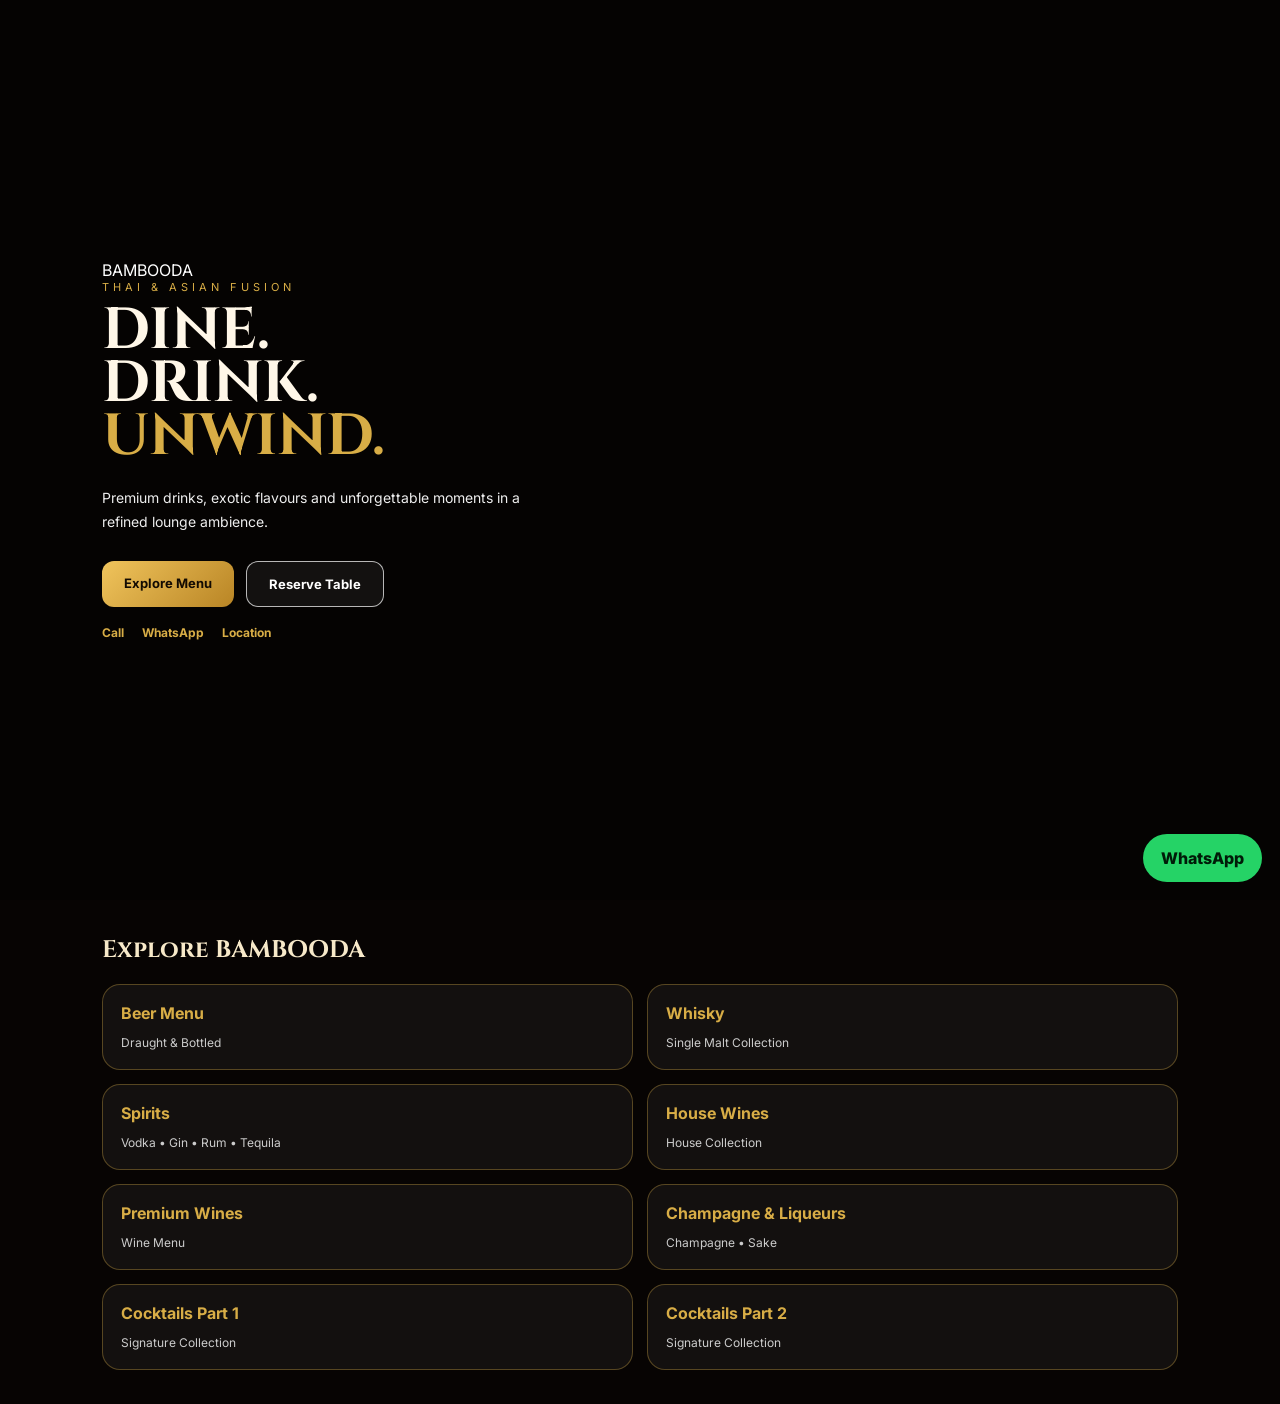
<file: index.html>
<!DOCTYPE html>
<html lang="en">
<head>
  <meta charset="UTF-8" />
  <meta name="viewport" content="width=device-width, initial-scale=1.0" />
  <title>BAMBOODA | Thai & Asian Fusion</title>
  <link rel="stylesheet" href="style.css" />
</head>
<body>
  <main class="hero">
    <div class="shade"></div>
    <section class="content">
      <div class="brand-mini">BAMBOODA</div>
      <p class="tag">THAI & ASIAN FUSION</p>
      <h1>DINE.<br>DRINK.<br><span>UNWIND.</span></h1>
      <p class="desc">Premium drinks, exotic flavours and unforgettable moments in a refined lounge ambience.</p>
      <div class="actions">
        <a class="btn primary" href="#menu">Explore Menu</a>
        <a class="btn secondary" href="https://wa.me/971501234567">Reserve Table</a>
      </div>
      <div class="quick">
        <a href="tel:+971501234567">Call</a>
        <a href="https://wa.me/971501234567">WhatsApp</a>
        <a href="https://maps.google.com/?q=BAMBOODA%20Dubai">Location</a>
      </div>
    </section>
  </main>
  <section class="cards" id="menu">
    <h2>Explore BAMBOODA</h2>
    <div class="grid">
      <a href="beer.html"><b>Beer Menu</b><span>Draught & Bottled</span></a>
<a href="whisky.html"><b>Whisky</b><span>Single Malt Collection</span></a>
<a href="spirit.html"><b>Spirits</b><span>Vodka • Gin • Rum • Tequila</span></a>
<a href="housewine.html"><b>House Wines</b><span>House Collection</span></a>
<a href="premiumwine.html"><b>Premium Wines</b><span>Wine Menu</span></a>
<a href="champagne-liquers.html"><b>Champagne & Liqueurs</b><span>Champagne • Sake</span></a>
<a href="cocktail1.html"><b>Cocktails Part 1</b><span>Signature Collection</span></a>
<a href="cocktail2.html"><b>Cocktails Part 2</b><span>Signature Collection</span></a>
    </div>
  </section>
  <a class="floating-wa" href="https://wa.me/971501234567">WhatsApp</a>
</body>
</html>
</file>
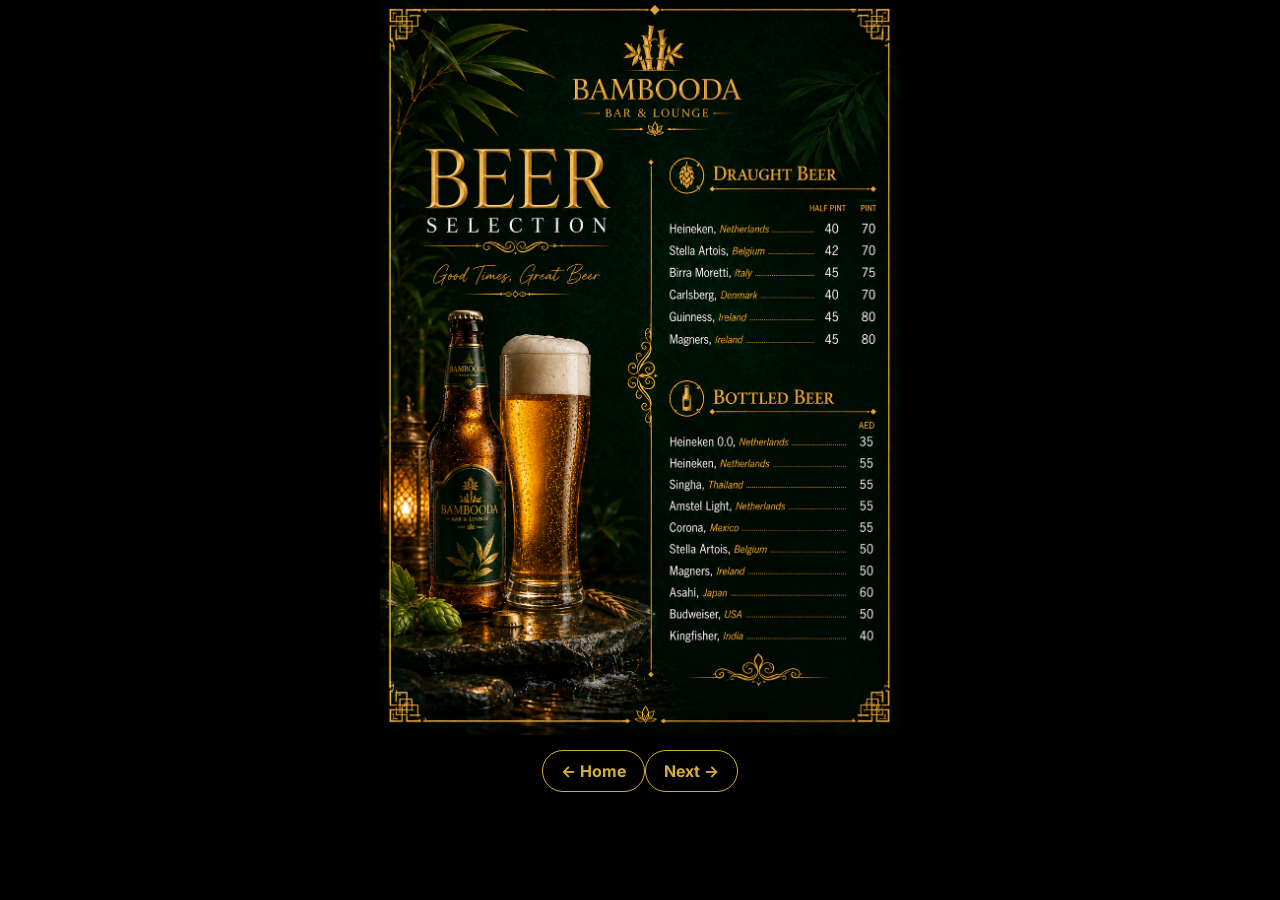
<file: beer.html>
<!DOCTYPE html>
<html lang="en">
<head>
<meta charset="UTF-8">
<meta name="viewport" content="width=device-width, initial-scale=1.0">
<title>Bambooda Beer Menu</title>
<link rel="stylesheet" href="style.css">
</head>

<body>

<div class="menu-page">

<img src="beer.png" class="menu-image" alt="Beer Menu">
<div class="nav">
<a href="index.html">← Home</a>
<a href="whisky.html">Next →</a>
</div>

</div>

</body>
</html>
</file>
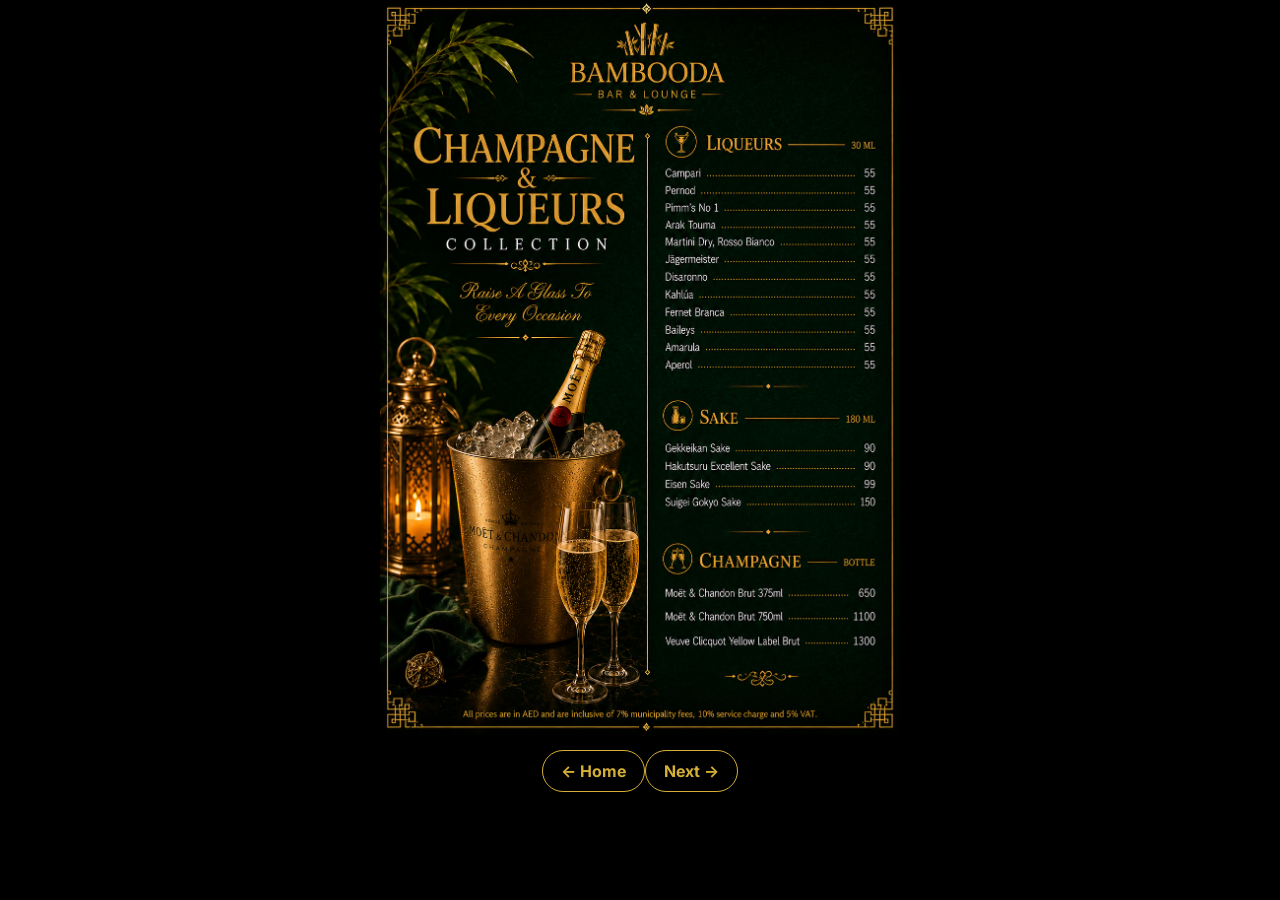
<file: champagne-liquers.html>
<!DOCTYPE html>
<html lang="en">
<head>
<meta charset="UTF-8">
<meta name="viewport" content="width=device-width, initial-scale=1.0">
<title>Bambooda Champagne&liquers Menu</title>
<link rel="stylesheet" href="style.css">
</head>

<body>

<div class="menu-page">

<img src="champagne-liquers.png" class="menu-image" alt="Champagne&liquers Menu">
<div class="nav">
<a href="index.html">← Home</a>
<a href="cocktail1.html">Next →</a>
</div>

</div>

</body>
</html>
</file>
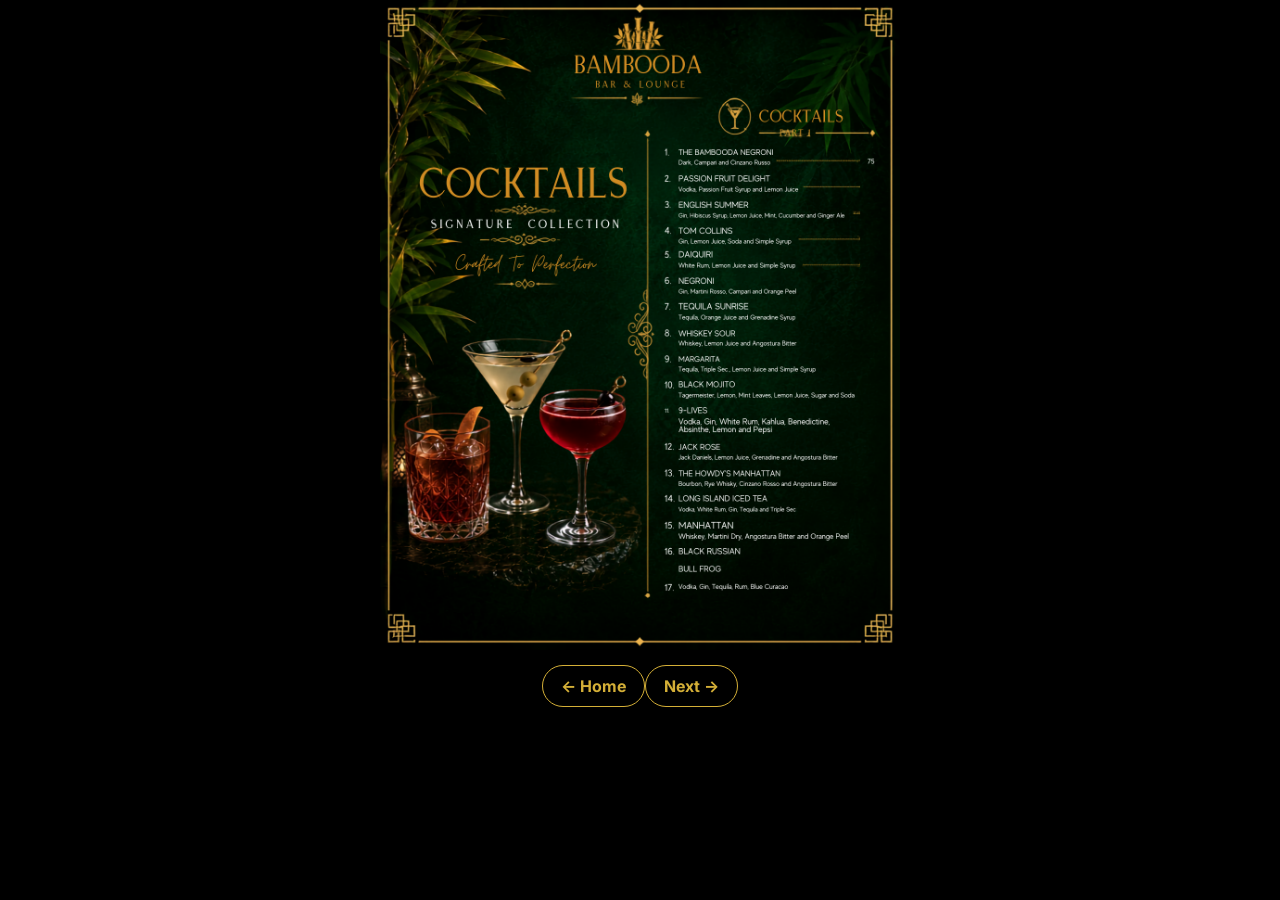
<file: cocktail1.html>
<!DOCTYPE html>
<html lang="en">
<head>
<meta charset="UTF-8">
<meta name="viewport" content="width=device-width, initial-scale=1.0">
<title>Bambooda Coctail1 Menu 1</title>
<link rel="stylesheet" href="style.css">
</head>

<body>

<div class="menu-page">

<img src="cocktail1.png" class="menu-image" alt="Cocktail1 Menu">
<div class="nav">
<a href="index.html">← Home</a>
<a href="cocktail2.html">Next →</a>
</div>

</div>

</body>
</html>
</file>
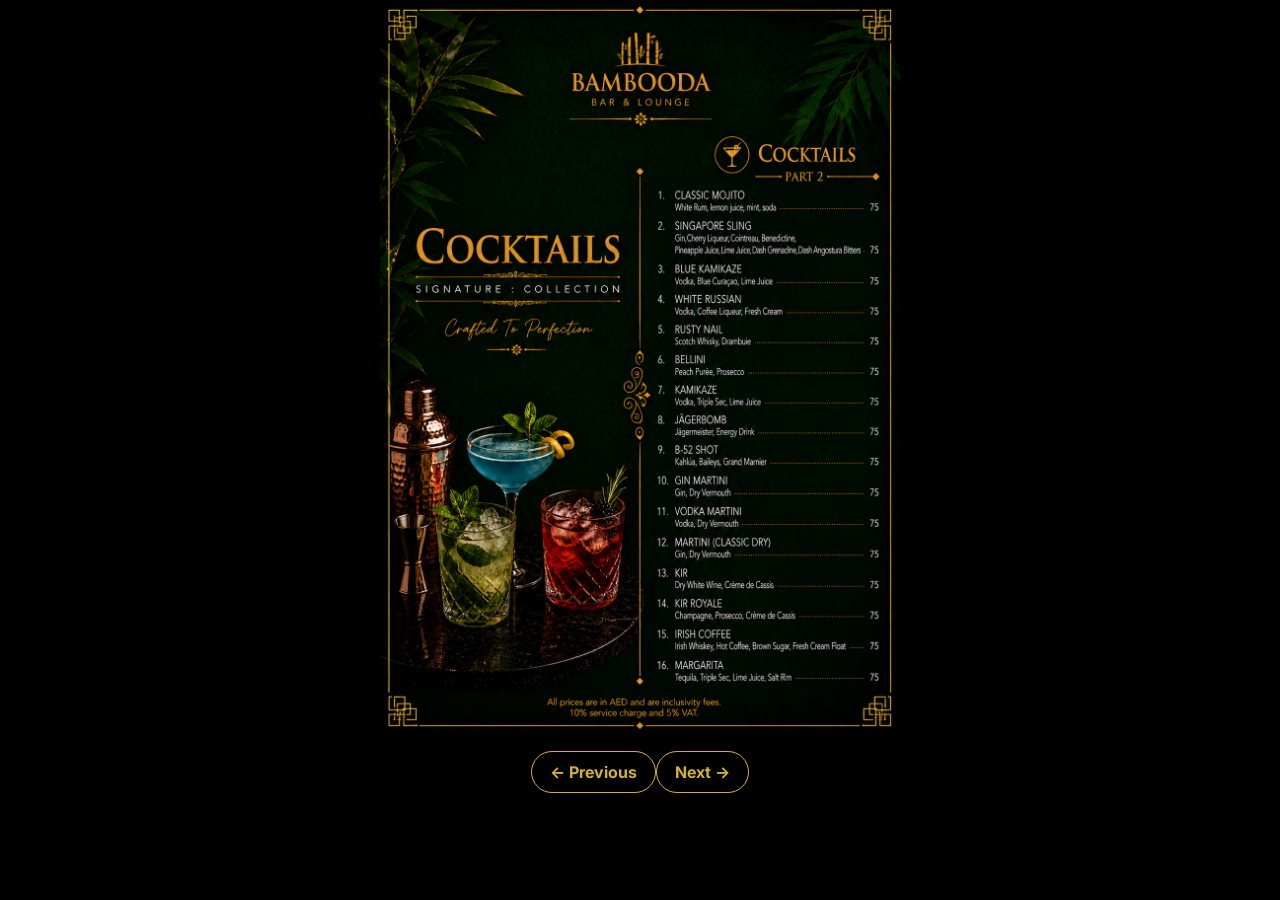
<file: cocktail2.html>
<!DOCTYPE html>
<html lang="en">
<head>
<meta charset="UTF-8">
<meta name="viewport" content="width=device-width, initial-scale=1.0">
<title>Bambooda Cocktail2 Menu</title>
<link rel="stylesheet" href="style.css">
</head>

<body>

<div class="menu-page">

<img src="cocktail2.png" class="menu-image" alt="cocktail Menu 2">
<div class="nav">
<a href="cocktail1.html">← Previous</a>
<a href="spirit.html">Next →</a>
</div>

</div>

</body>
</html>
</file>
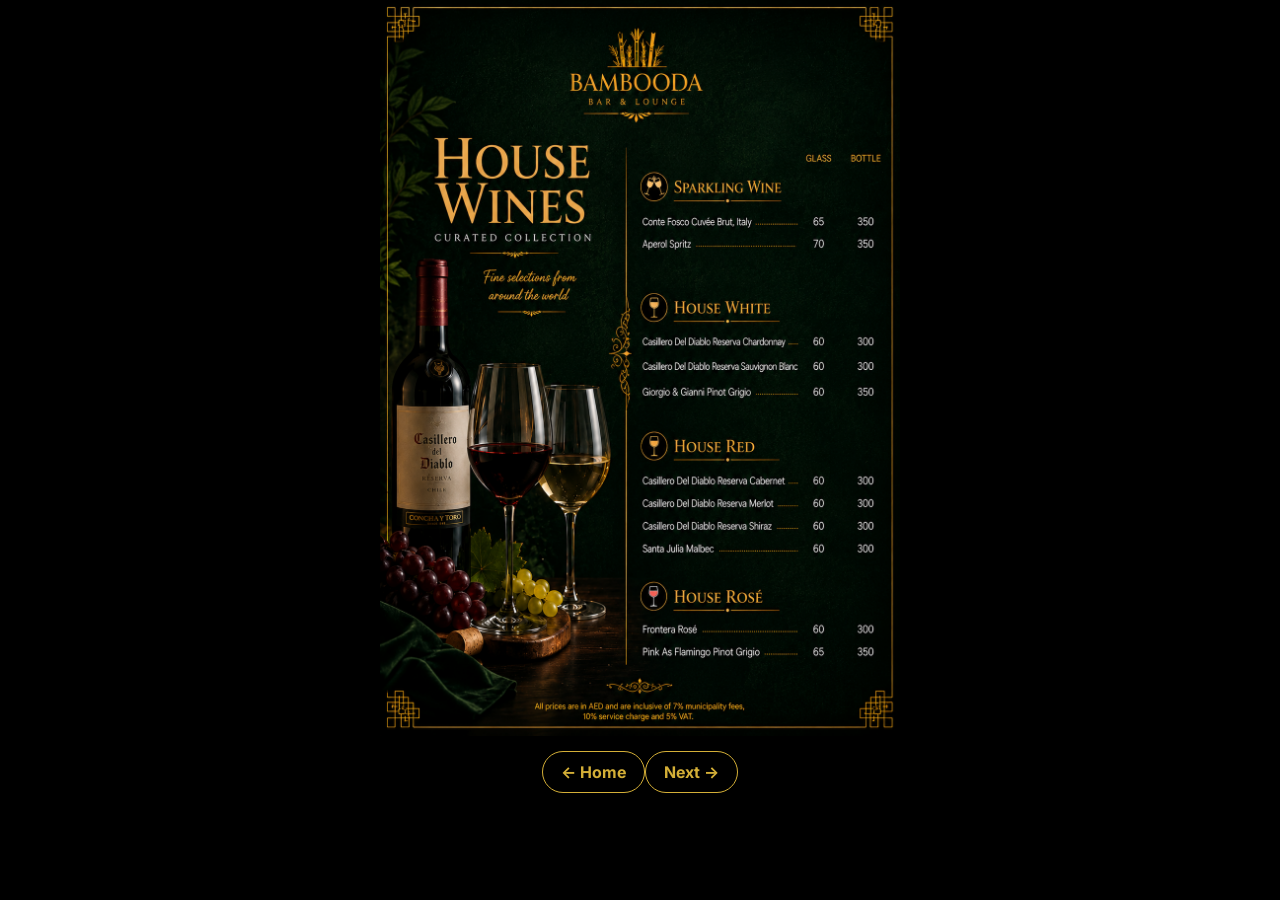
<file: housewine.html>
<!DOCTYPE html>
<html lang="en">
<head>
<meta charset="UTF-8">
<meta name="viewport" content="width=device-width, initial-scale=1.0">
<title>Bambooda House wines Menu</title>
<link rel="stylesheet" href="style.css">
</head>

<body>

<div class="menu-page">

<img src="housewine.png" class="menu-image" alt="House wines Menu">
<div class="nav">
<a href="index.html">← Home</a>
<a href="./premiumwine.html">Next →</a>
</div>

</div>

</body>
</html>
</file>
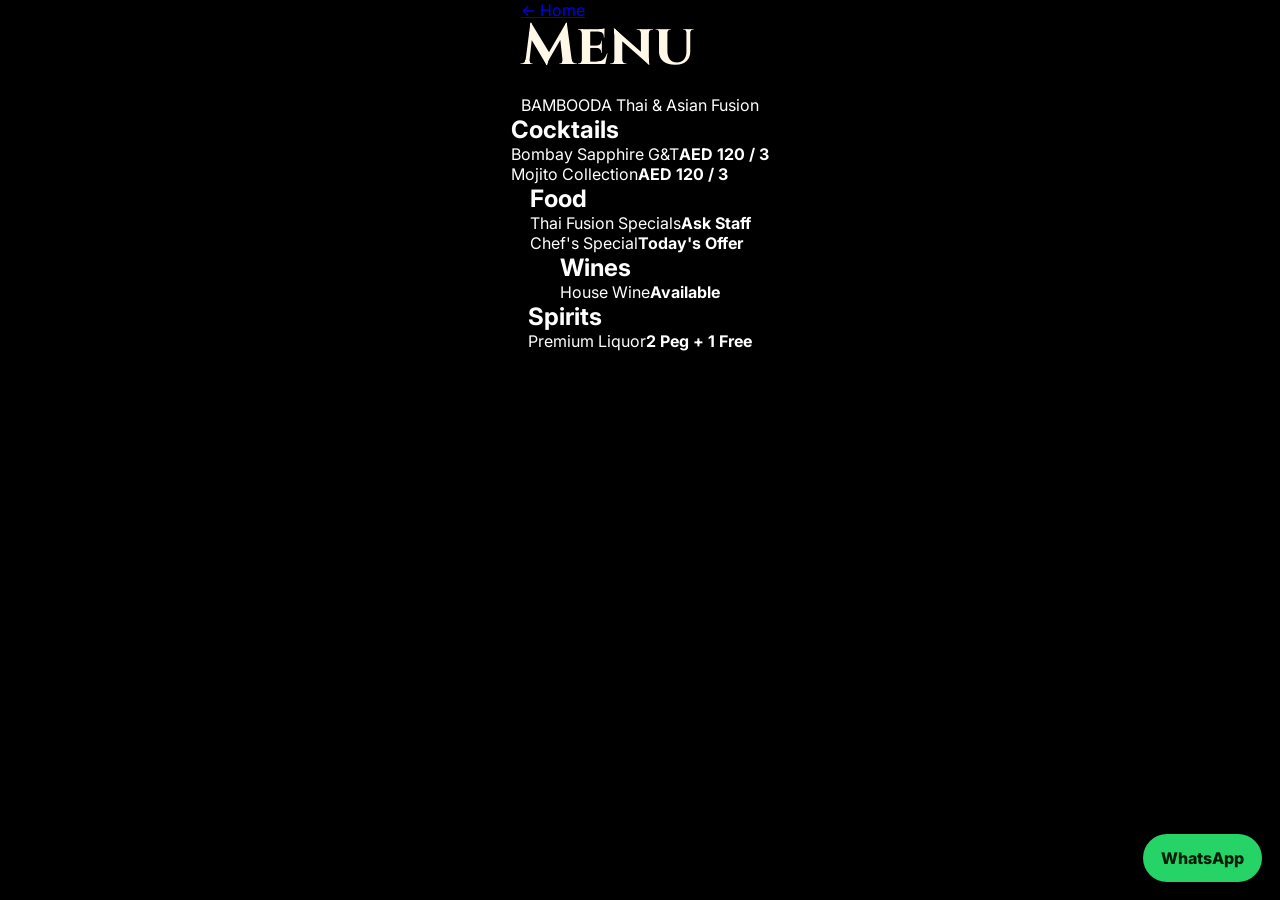
<file: menu.html>
<!DOCTYPE html><html lang="en"><head><meta charset="UTF-8"><meta name="viewport" content="width=device-width, initial-scale=1.0"><title>BAMBOODA Menu</title><link rel="stylesheet" href="style.css"></head><body class="menu-page"><header class="menu-head"><a href="index.html">← Home</a><h1>Menu</h1><p>BAMBOODA Thai & Asian Fusion</p></header><section class="menu-list" id="cocktails"><h2>Cocktails</h2><div class="item"><span>Bombay Sapphire G&T</span><b>AED 120 / 3</b></div><div class="item"><span>Mojito Collection</span><b>AED 120 / 3</b></div></section><section class="menu-list" id="food"><h2>Food</h2><div class="item"><span>Thai Fusion Specials</span><b>Ask Staff</b></div><div class="item"><span>Chef's Special</span><b>Today's Offer</b></div></section><section class="menu-list" id="wines"><h2>Wines</h2><div class="item"><span>House Wine</span><b>Available</b></div></section><section class="menu-list" id="spirits"><h2>Spirits</h2><div class="item"><span>Premium Liquor</span><b>2 Peg + 1 Free</b></div></section><a class="floating-wa" href="https://wa.me/971501234567">WhatsApp</a></body></html>
</file>
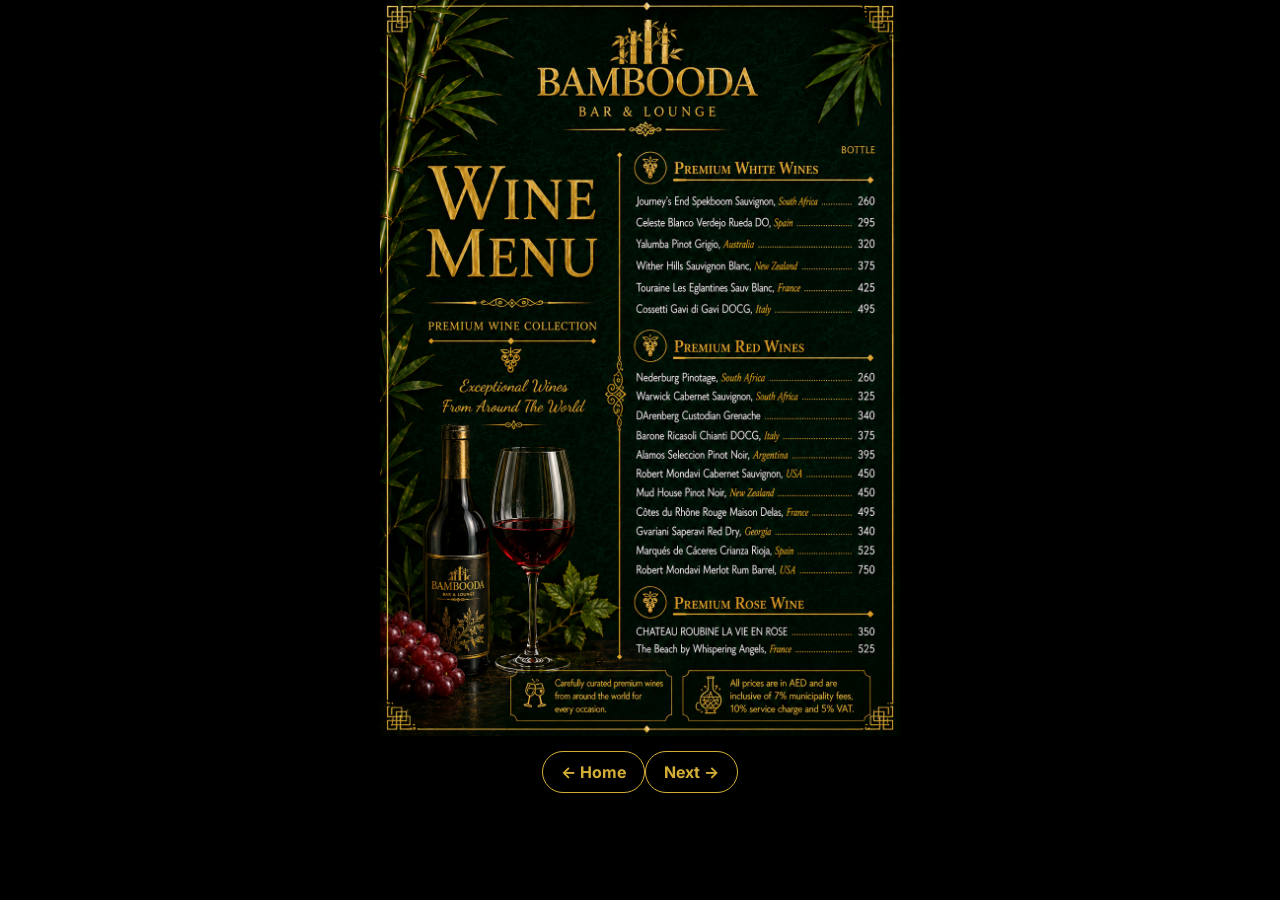
<file: premiumwine.html>
<!DOCTYPE html>
<html lang="en">
<head>
<meta charset="UTF-8">
<meta name="viewport" content="width=device-width, initial-scale=1.0">
<title>Bambooda Premium wines Menu</title>
<link rel="stylesheet" href="style.css">
</head>

<body>

<div class="menu-page">

<img src="premiumwine.png" class="menu-image" alt="Premium wines Menu">
<div class="nav">
<a href="index.html">← Home</a>
<a href="champagne-liquers.html">Next →</a>
</div>

</div>

</body>
</html>
</file>
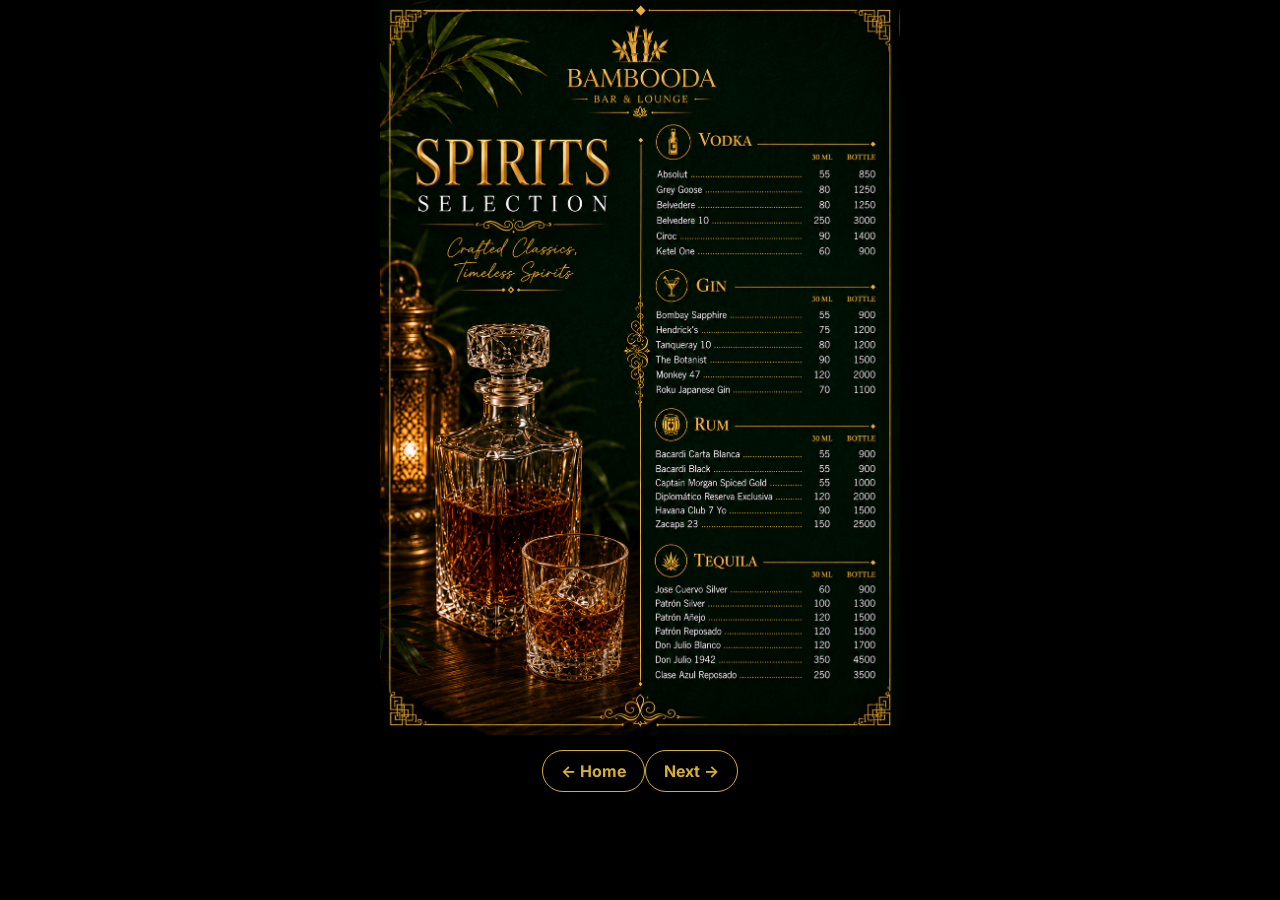
<file: spirit.html>
<!DOCTYPE html>
<html lang="en">
<head>
<meta charset="UTF-8">
<meta name="viewport" content="width=device-width, initial-scale=1.0">
<title>Bambooda Spirit Menu</title>
<link rel="stylesheet" href="style.css">
</head>

<body>

<div class="menu-page">

<img src="spirit.png" class="menu-image" alt="Spirit Menu">
<div class="nav">
<a href="index.html">← Home</a>
<a href="housewine.html">Next →</a>
</div>

</div>

</body>
</html>
</file>
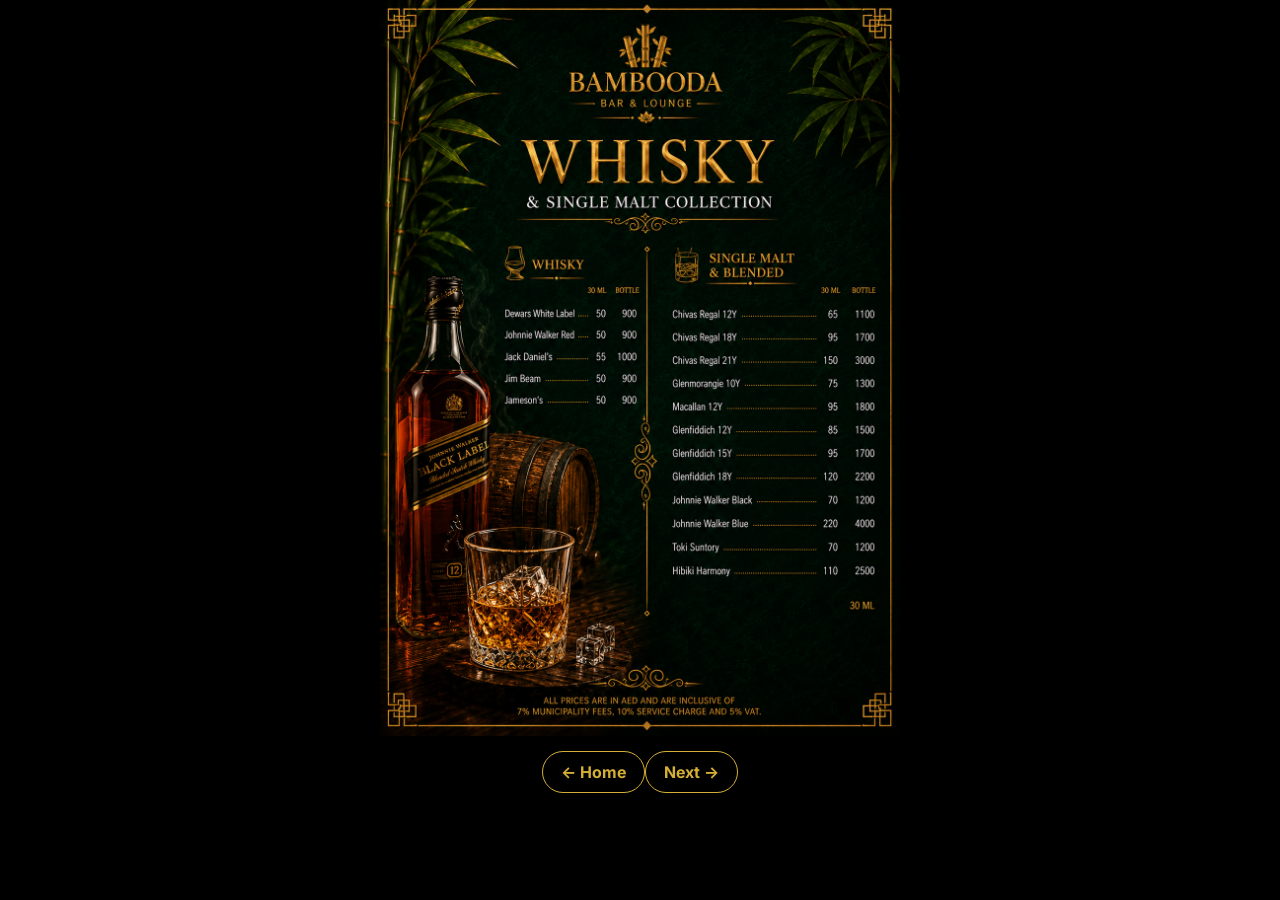
<file: whisky.html>
<!DOCTYPE html>
<html lang="en">
<head>
<meta charset="UTF-8">
<meta name="viewport" content="width=device-width, initial-scale=1.0">
<title>Bambooda Whisky Menu</title>
<link rel="stylesheet" href="style.css">
</head>

<body>

<div class="menu-page">

<img src="whisky.png" class="menu-image" alt="Whisky Menu">
<div class="nav">
<a href="index.html">← Home</a>
<a href="spirit.html">Next →</a>
</div>

</div>

</body>
</html>
</file>
<file: style.css>
@import url('https://fonts.googleapis.com/css2?family=Cinzel:wght@500;700;800&family=Inter:wght@400;600;700&display=swap');

*{
  margin:0;
  padding:0;
  box-sizing:border-box;
}

body{
  background:#050302;
  color:#fff;
  font-family:'Inter', Arial, sans-serif;
}

.hero{
  min-height:100vh;
  position:relative;
  background:
linear-gradient(90deg, rgba(0,0,0,.40) 0%,rgba(0,0,0,.18) 45%,rgba(0,0,0,0) 100%)
url("hero-bg.jpg") center top/contain no-repeat;
background-color:#050302;
  display:flex;
  align-items:center;
  padding:42px 8%;
}

.content{
  max-width:440px;
  z-index:2;
}

.brand{
  font-family:'Cinzel', serif;
  color:#d8ad46;
  letter-spacing:7px;
  font-size:18px;
  margin-bottom:40px;
}

.tag{
  color:#d8ad46;
  letter-spacing:4px;
  font-size:11px;
  margin-bottom:10px;
}

h1{
  font-family:'Cinzel', serif;
  font-size:58px;
  line-height:.92;
  color:#fff7e8;
  margin-bottom:22px;
}

h1 span{
  color:#d8ad46;
}

.desc{
  font-size:14px;
  line-height:1.7;
  color:#eee;
  margin-bottom:28px;
}

.actions{
  display:flex;
  gap:12px;
  flex-wrap:wrap;
  margin-bottom:18px;
}

.btn{
  padding:14px 22px;
  border-radius:12px;
  font-weight:700;
  font-size:13px;
  text-decoration:none;
  display:inline-block;
}

.primary{
  background:linear-gradient(135deg,#f0c45c,#b98525);
  color:#130b02;
}

.secondary{
  border:1px solid rgba(255,255,255,.7);
  color:#fff;
  background:rgba(255,255,255,.06);
}

.quick{
  display:flex;
  gap:18px;
  margin-top:12px;
}

.quick a{
  color:#d8ad46;
  font-size:12px;
  text-decoration:none;
  font-weight:700;
}

.cards{
  padding:34px 8%;
  background:#070403;
}

.cards h2{
  font-family:'Cinzel', serif;
  color:#f7e9c9;
  margin-bottom:18px;
}

.grid{
  display:grid;
  grid-template-columns:1fr 1fr;
  gap:14px;
}

.grid a{
  text-decoration:none;
  color:#fff;
  border:1px solid rgba(216,173,70,.35);
  background:rgba(255,255,255,.05);
  border-radius:18px;
  padding:18px;
}

.grid b{
  color:#d8ad46;
  display:block;
  margin-bottom:8px;
}

.grid span{
  font-size:12px;
  color:#ccc;
}

.floating-wa{
  position:fixed;
  right:18px;
  bottom:18px;
  background:#25d366;
  color:#001b08;
  padding:14px 18px;
  border-radius:40px;
  font-weight:800;
  text-decoration:none;
  z-index:10;
}

@media(max-width:600px){
  .hero{
    align-items:flex-end;
    padding:38px 8% 95px;
    background:
      linear-gradient(180deg, rgba(0,0,0,.25) 0%, rgba(0,0,0,.45) 38%, rgba(0,0,0,.95) 100%),
      url("hero-bg.jpg") center top/cover no-repeat;
  }

  .brand{
    margin-bottom:34px;
    font-size:14px;
  }

  h1{
    font-size:46px;
  }

  .desc{
    font-size:13px;
  }
}
.nav{
  display:flex;
  justify-content:space-between;
  align-items:center;
  padding:15px 20px;
}

.nav a{
  color:#d4af37;
  text-decoration:none;
  border:1px solid #d4af37;
  padding:10px 18px;
  border-radius:30px;
  font-weight:bold;
}

.nav a:hover{
  background:#d4af37;
  color:#000;
}
.menu-page{
  width:100%;
  min-height:100vh;
  background:#000;
  display:flex;
  flex-direction:column;
  align-items:center;
}

.menu-image{
  width:100%;
  max-width:520px;
  height:auto;
  display:block;
  object-fit:contain;
}
</file>
